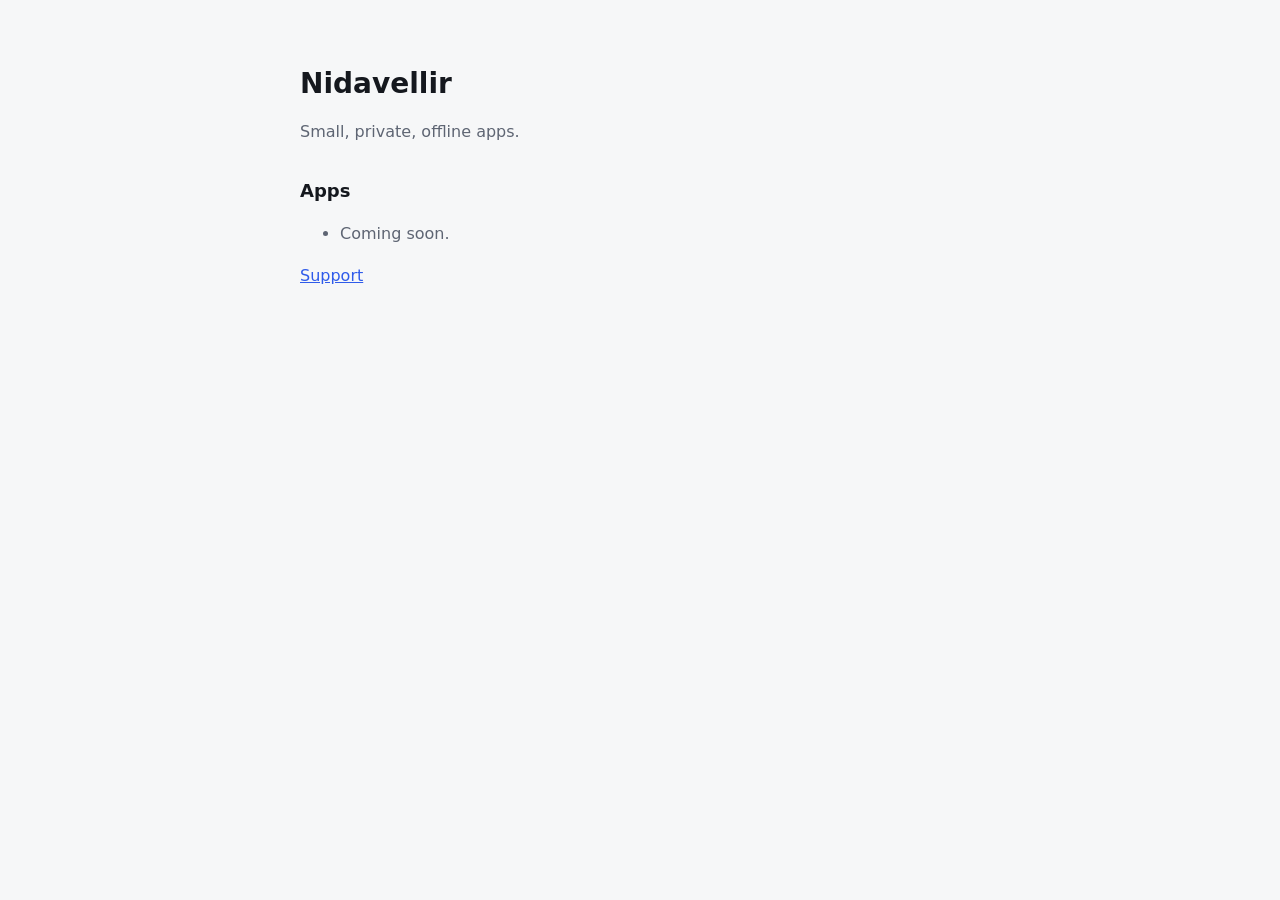
<file: index.html>
<!doctype html>
<html lang="en"><head><meta charset="utf-8"><meta name="viewport" content="width=device-width,initial-scale=1">
<title>Nidavellir</title><link rel="stylesheet" href="style.css"></head>
<body><main>
<h1>Nidavellir</h1>
<p class="muted">Small, private, offline apps.</p>
<h2>Apps</h2>
<ul id="apps"><li class="muted">Coming soon.</li></ul>
<p><a href="support/">Support</a></p>
</main></body></html>
</file>
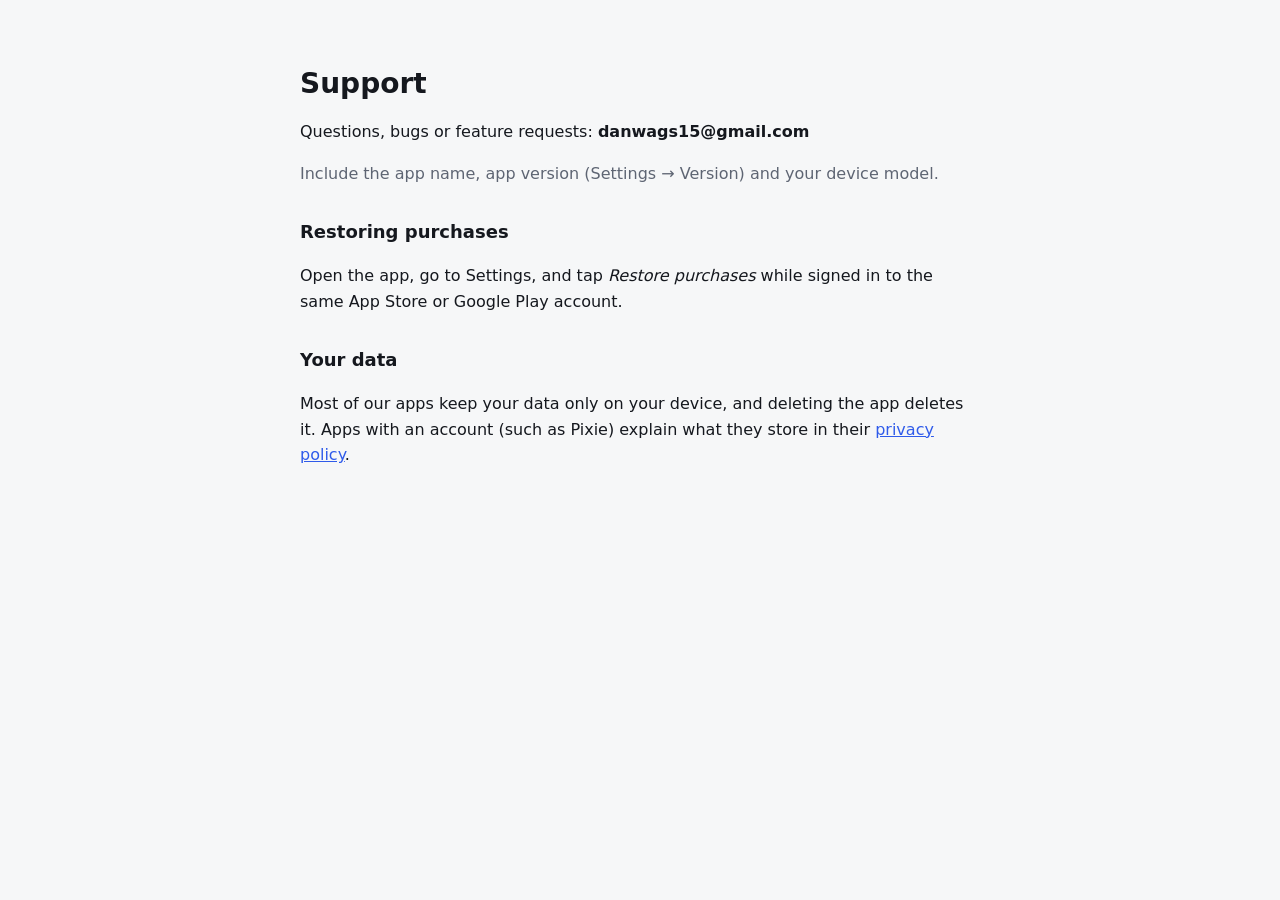
<file: support/index.html>
<!doctype html>
<html lang="en"><head><meta charset="utf-8"><meta name="viewport" content="width=device-width,initial-scale=1">
<title>Support · Nidavellir</title><link rel="stylesheet" href="../style.css"></head>
<body><main>
<h1>Support</h1>
<p>Questions, bugs or feature requests: <strong>danwags15@gmail.com</strong></p>
<p class="muted">Include the app name, app version (Settings → Version) and your device model.</p>
<h2>Restoring purchases</h2>
<p>Open the app, go to Settings, and tap <em>Restore purchases</em> while signed in to the same App Store or Google Play account.</p>
<h2>Your data</h2>
<p>Most of our apps keep your data only on your device, and deleting the app deletes it. Apps with an account (such as Pixie) explain what they store in their <a href="../privacy/pixie/">privacy policy</a>.</p>
</main></body></html>
</file>
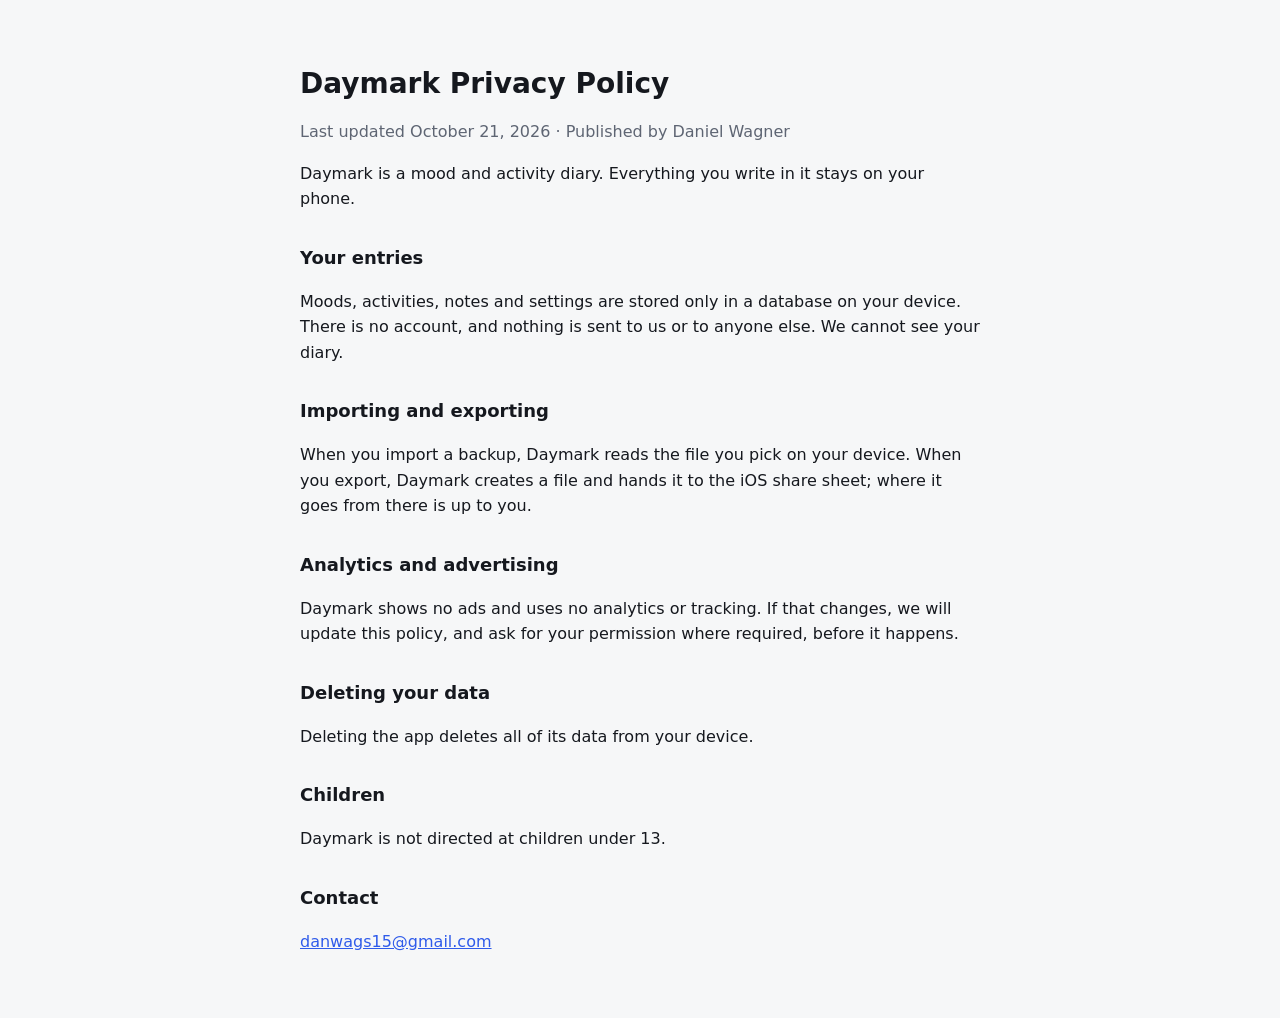
<file: privacy/daymark/index.html>
<!doctype html>
<html lang="en"><head><meta charset="utf-8"><meta name="viewport" content="width=device-width,initial-scale=1">
<title>Daymark Privacy Policy</title><link rel="stylesheet" href="../../style.css"></head>
<body><main>
<h1>Daymark Privacy Policy</h1>
<p class="muted">Last updated October 21, 2026 · Published by Daniel Wagner</p>

<p>Daymark is a mood and activity diary. Everything you write in it stays on your phone.</p>

<h2>Your entries</h2>
<p>Moods, activities, notes and settings are stored only in a database on your device. There is no account, and nothing is sent to us or to anyone else. We cannot see your diary.</p>

<h2>Importing and exporting</h2>
<p>When you import a backup, Daymark reads the file you pick on your device. When you export, Daymark creates a file and hands it to the iOS share sheet; where it goes from there is up to you.</p>

<h2>Analytics and advertising</h2>
<p>Daymark shows no ads and uses no analytics or tracking. If that changes, we will update this policy, and ask for your permission where required, before it happens.</p>

<h2>Deleting your data</h2>
<p>Deleting the app deletes all of its data from your device.</p>

<h2>Children</h2>
<p>Daymark is not directed at children under 13.</p>

<h2>Contact</h2>
<p><a href="mailto:danwags15@gmail.com">danwags15@gmail.com</a></p>
</main></body></html>
</file>
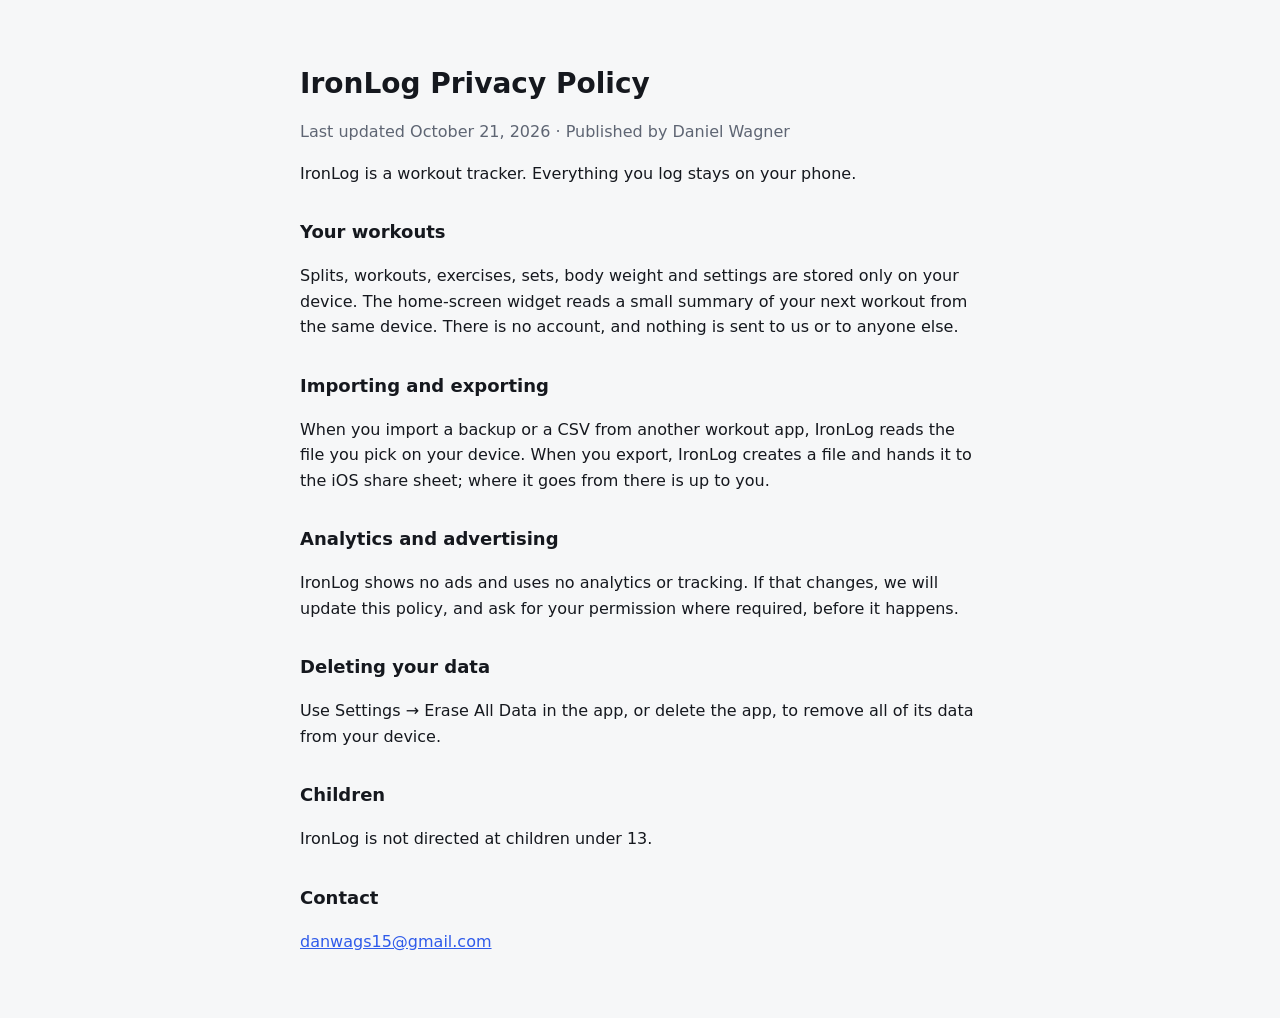
<file: privacy/ironlog/index.html>
<!doctype html>
<html lang="en"><head><meta charset="utf-8"><meta name="viewport" content="width=device-width,initial-scale=1">
<title>IronLog Privacy Policy</title><link rel="stylesheet" href="../../style.css"></head>
<body><main>
<h1>IronLog Privacy Policy</h1>
<p class="muted">Last updated October 21, 2026 · Published by Daniel Wagner</p>

<p>IronLog is a workout tracker. Everything you log stays on your phone.</p>

<h2>Your workouts</h2>
<p>Splits, workouts, exercises, sets, body weight and settings are stored only on your device. The home-screen widget reads a small summary of your next workout from the same device. There is no account, and nothing is sent to us or to anyone else.</p>

<h2>Importing and exporting</h2>
<p>When you import a backup or a CSV from another workout app, IronLog reads the file you pick on your device. When you export, IronLog creates a file and hands it to the iOS share sheet; where it goes from there is up to you.</p>

<h2>Analytics and advertising</h2>
<p>IronLog shows no ads and uses no analytics or tracking. If that changes, we will update this policy, and ask for your permission where required, before it happens.</p>

<h2>Deleting your data</h2>
<p>Use Settings → Erase All Data in the app, or delete the app, to remove all of its data from your device.</p>

<h2>Children</h2>
<p>IronLog is not directed at children under 13.</p>

<h2>Contact</h2>
<p><a href="mailto:danwags15@gmail.com">danwags15@gmail.com</a></p>
</main></body></html>
</file>
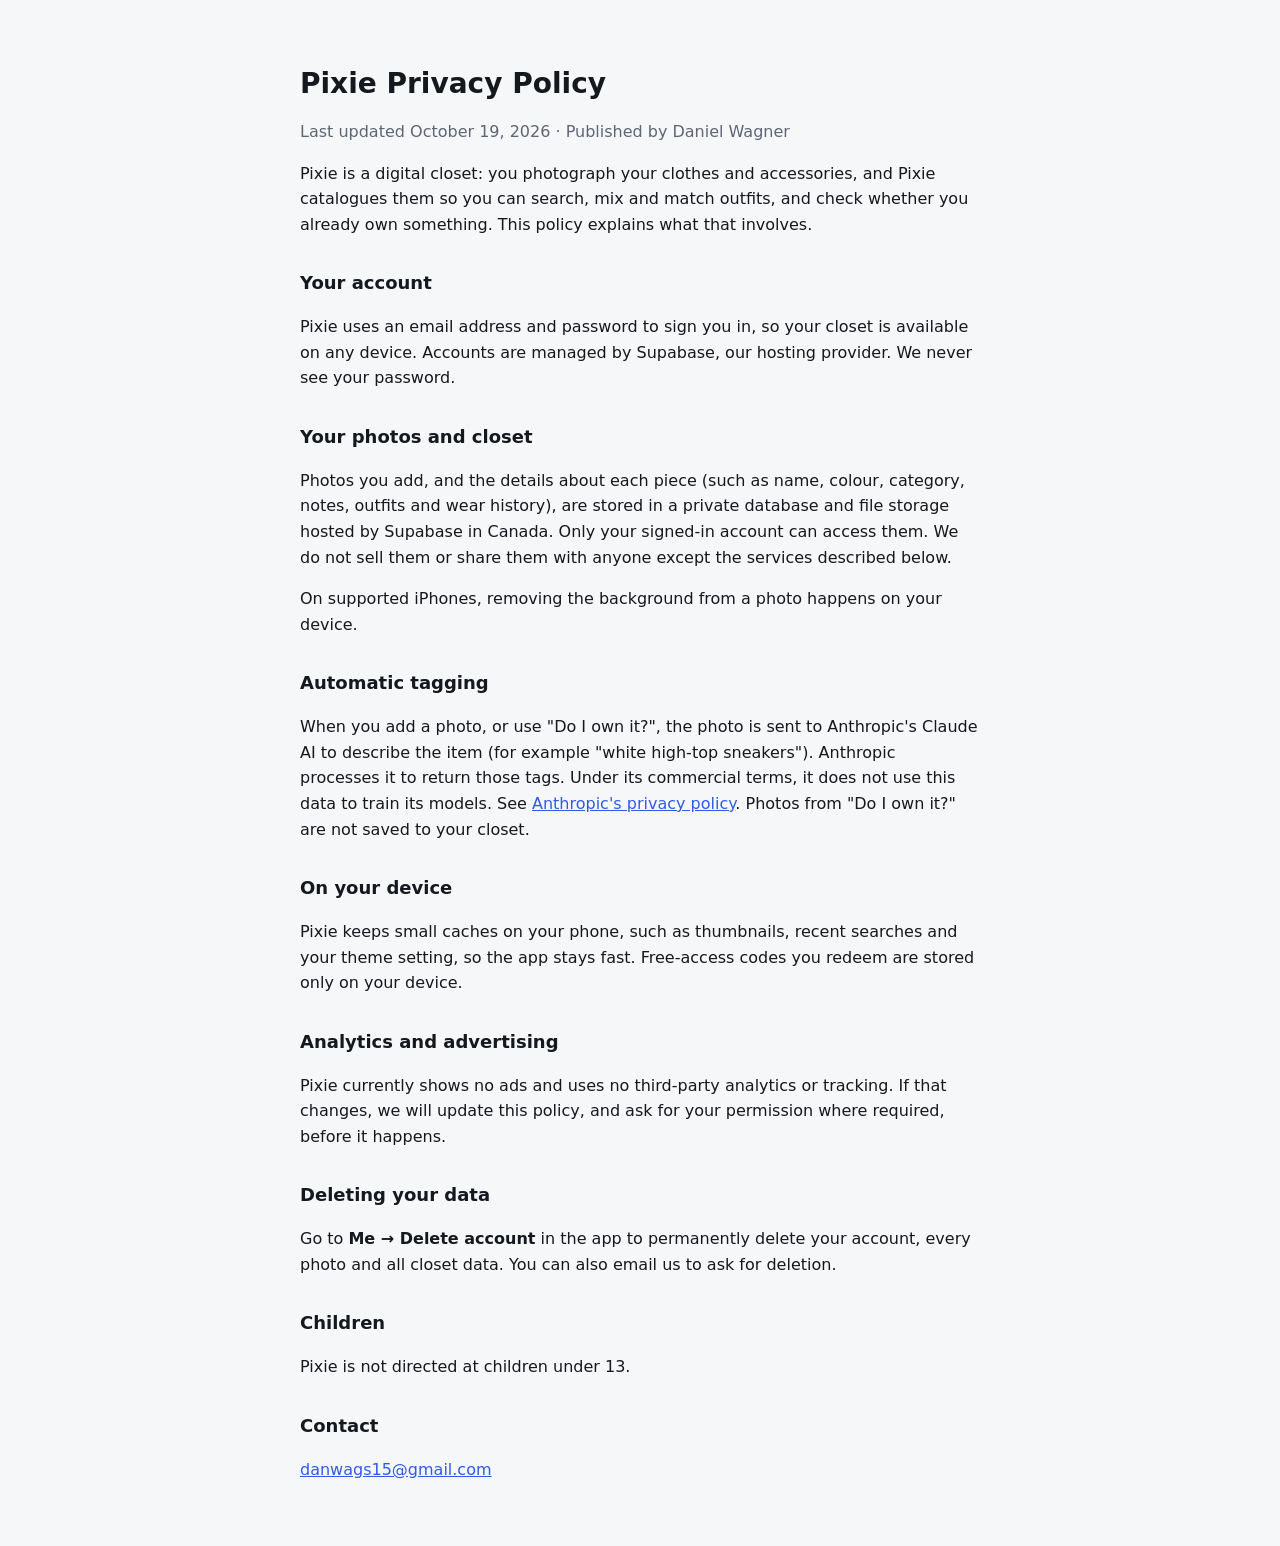
<file: privacy/pixie/index.html>
<!doctype html>
<html lang="en"><head><meta charset="utf-8"><meta name="viewport" content="width=device-width,initial-scale=1">
<title>Pixie Privacy Policy</title><link rel="stylesheet" href="../../style.css"></head>
<body><main>
<h1>Pixie Privacy Policy</h1>
<p class="muted">Last updated October 19, 2026 · Published by Daniel Wagner</p>

<p>Pixie is a digital closet: you photograph your clothes and accessories, and Pixie catalogues them so you can search, mix and match outfits, and check whether you already own something. This policy explains what that involves.</p>

<h2>Your account</h2>
<p>Pixie uses an email address and password to sign you in, so your closet is available on any device. Accounts are managed by Supabase, our hosting provider. We never see your password.</p>

<h2>Your photos and closet</h2>
<p>Photos you add, and the details about each piece (such as name, colour, category, notes, outfits and wear history), are stored in a private database and file storage hosted by Supabase in Canada. Only your signed-in account can access them. We do not sell them or share them with anyone except the services described below.</p>
<p>On supported iPhones, removing the background from a photo happens on your device.</p>

<h2>Automatic tagging</h2>
<p>When you add a photo, or use "Do I own it?", the photo is sent to Anthropic's Claude AI to describe the item (for example "white high-top sneakers"). Anthropic processes it to return those tags. Under its commercial terms, it does not use this data to train its models. See <a href="https://www.anthropic.com/legal/privacy">Anthropic's privacy policy</a>. Photos from "Do I own it?" are not saved to your closet.</p>

<h2>On your device</h2>
<p>Pixie keeps small caches on your phone, such as thumbnails, recent searches and your theme setting, so the app stays fast. Free-access codes you redeem are stored only on your device.</p>

<h2>Analytics and advertising</h2>
<p>Pixie currently shows no ads and uses no third-party analytics or tracking. If that changes, we will update this policy, and ask for your permission where required, before it happens.</p>

<h2>Deleting your data</h2>
<p>Go to <strong>Me → Delete account</strong> in the app to permanently delete your account, every photo and all closet data. You can also email us to ask for deletion.</p>

<h2>Children</h2>
<p>Pixie is not directed at children under 13.</p>

<h2>Contact</h2>
<p><a href="mailto:danwags15@gmail.com">danwags15@gmail.com</a></p>
</main></body></html>
</file>
<file: style.css>
:root{--bg:#f6f7f8;--fg:#15181e;--muted:#5e6573;--accent:#2f5bea;color-scheme:light dark}
@media (prefers-color-scheme:dark){:root{--bg:#0f1115;--fg:#edeff3;--muted:#9aa2b1;--accent:#7c9bff}}
body{margin:0;background:var(--bg);color:var(--fg);font:16px/1.6 system-ui,-apple-system,sans-serif}
main{max-width:680px;margin:0 auto;padding:48px 20px}
h1{font-size:28px;line-height:1.2}h2{font-size:18px;margin-top:32px}
a{color:var(--accent)}.muted{color:var(--muted)}
</file>
